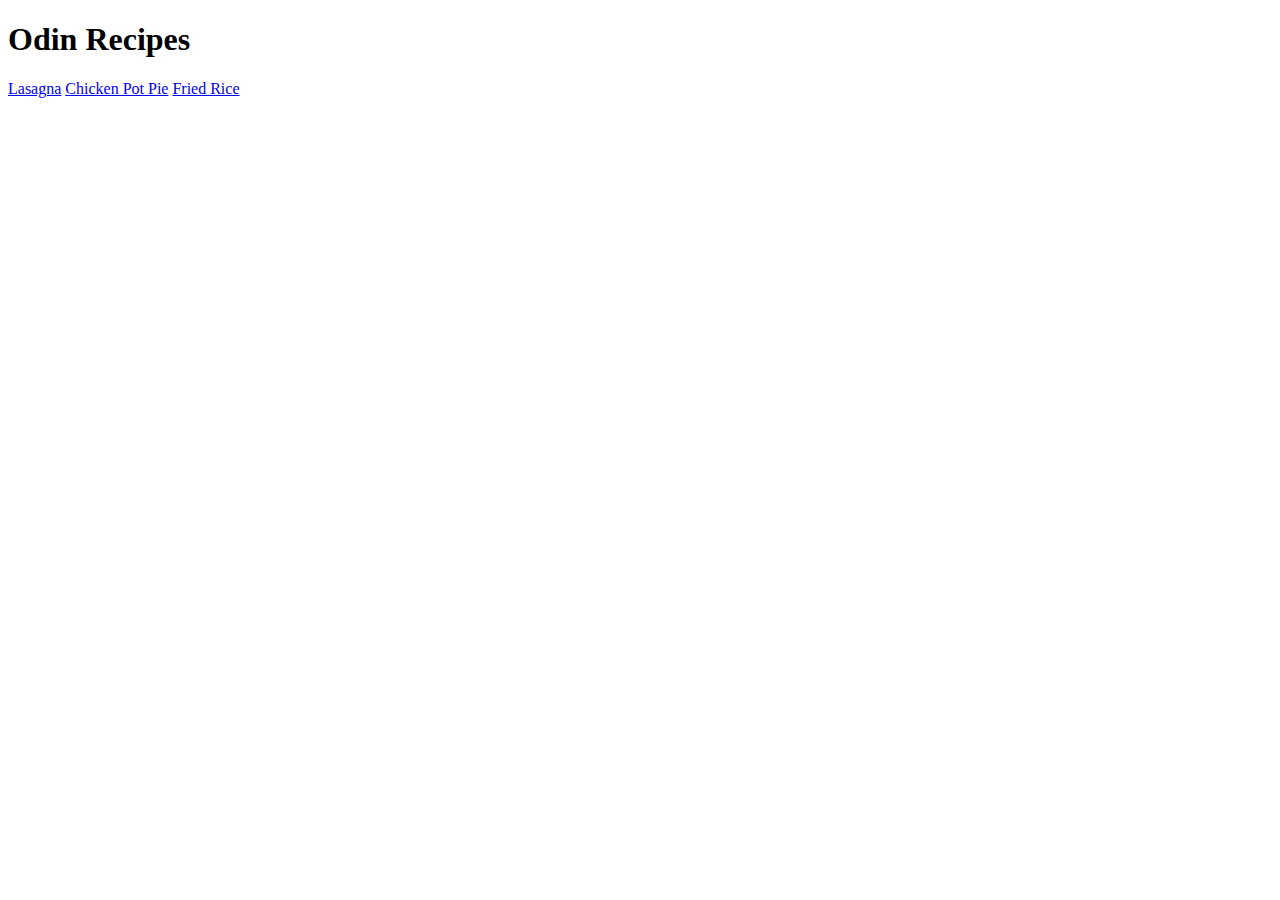
<file: index.html>
<!DOCTYPE html>
<html lang="en">
    <head>
        <meta charset="UTF-8">
        <title>Odin Recipes</title>
        <link rel="stylesheet" href="styles.css">
    </head>
    <body>
        <h1>Odin Recipes</h1>
        <a href="./recipes/lasagna.html">Lasagna</a>
        <a href="./recipes/chickenpotpie.html">Chicken Pot Pie</a>
        <a href="./recipes/friedrice.html">Fried Rice</a>
    </body>
</html>
</file>
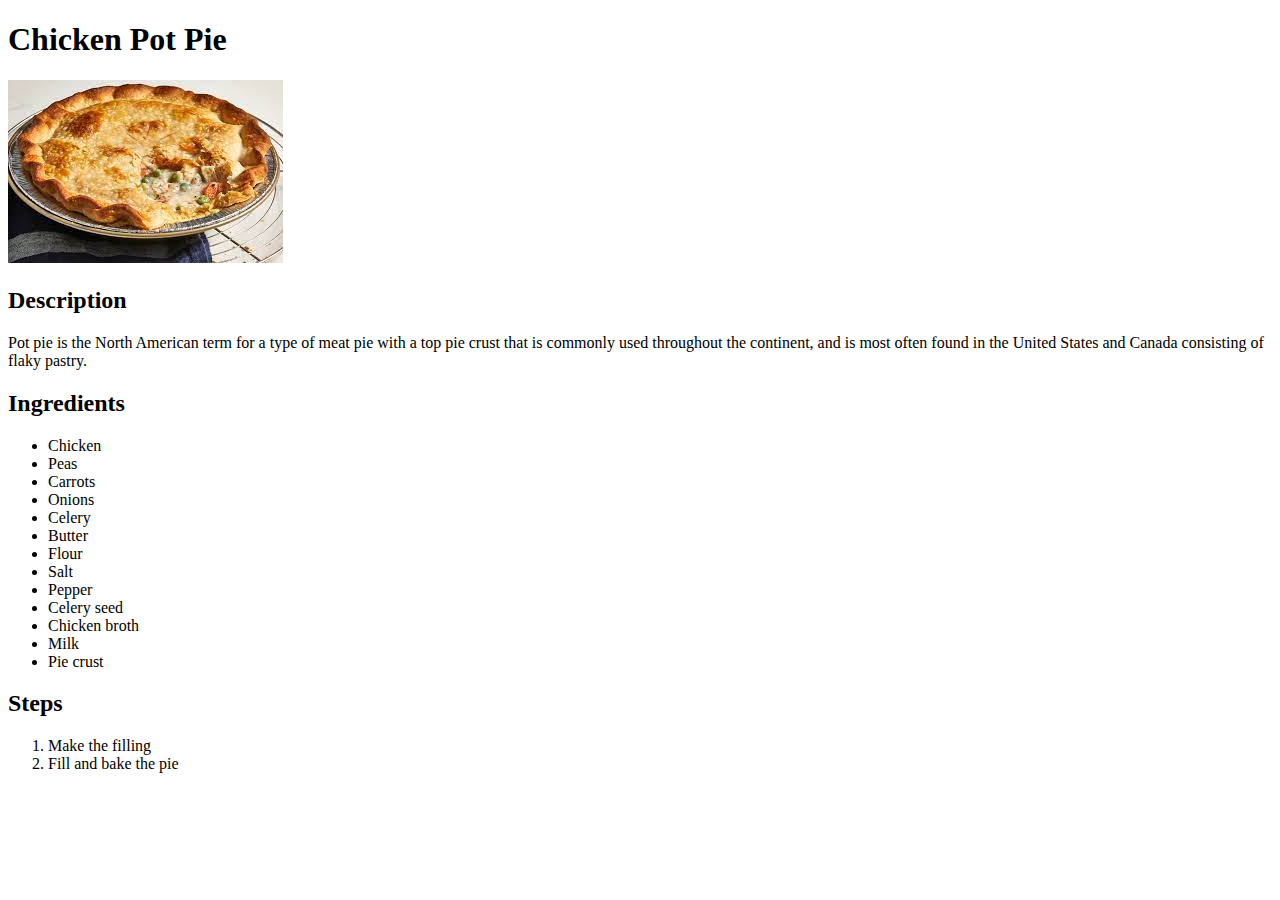
<file: recipes/chickenpotpie.html>
<!DOCTYPE html>
<html lang="en">
    <head>
        <meta charset="UTF-8">
        <title>Chicken Pot Pie Recipe</title>
    </head>
    <body>
        <h1>Chicken Pot Pie</h1>
        <img src="./images/chickenpotpie.jpeg" alt="Image of chicken pot pie">
        <h2>Description</h2>
        <p>Pot pie is the North American term for a type of meat pie with a 
            top pie crust that is commonly used throughout the continent, 
            and is most often found in the United States and Canada consisting 
            of flaky pastry.
        </p>
        <h2>Ingredients</h2>
        <ul>
            <li>Chicken</li>
            <li>Peas</li>
            <li>Carrots</li>
            <li>Onions</li>
            <li>Celery</li>
            <li>Butter</li>
            <li>Flour</li>
            <li>Salt</li>
            <li>Pepper</li>
            <li>Celery seed</li>
            <li>Chicken broth</li>
            <li>Milk</li>
            <li>Pie crust</li>
        </ul>
        <h2>Steps</h2>
        <ol>
            <li>Make the filling</li>
            <li>Fill and bake the pie</li>
        </ol>
    </body>
</html>
</file>
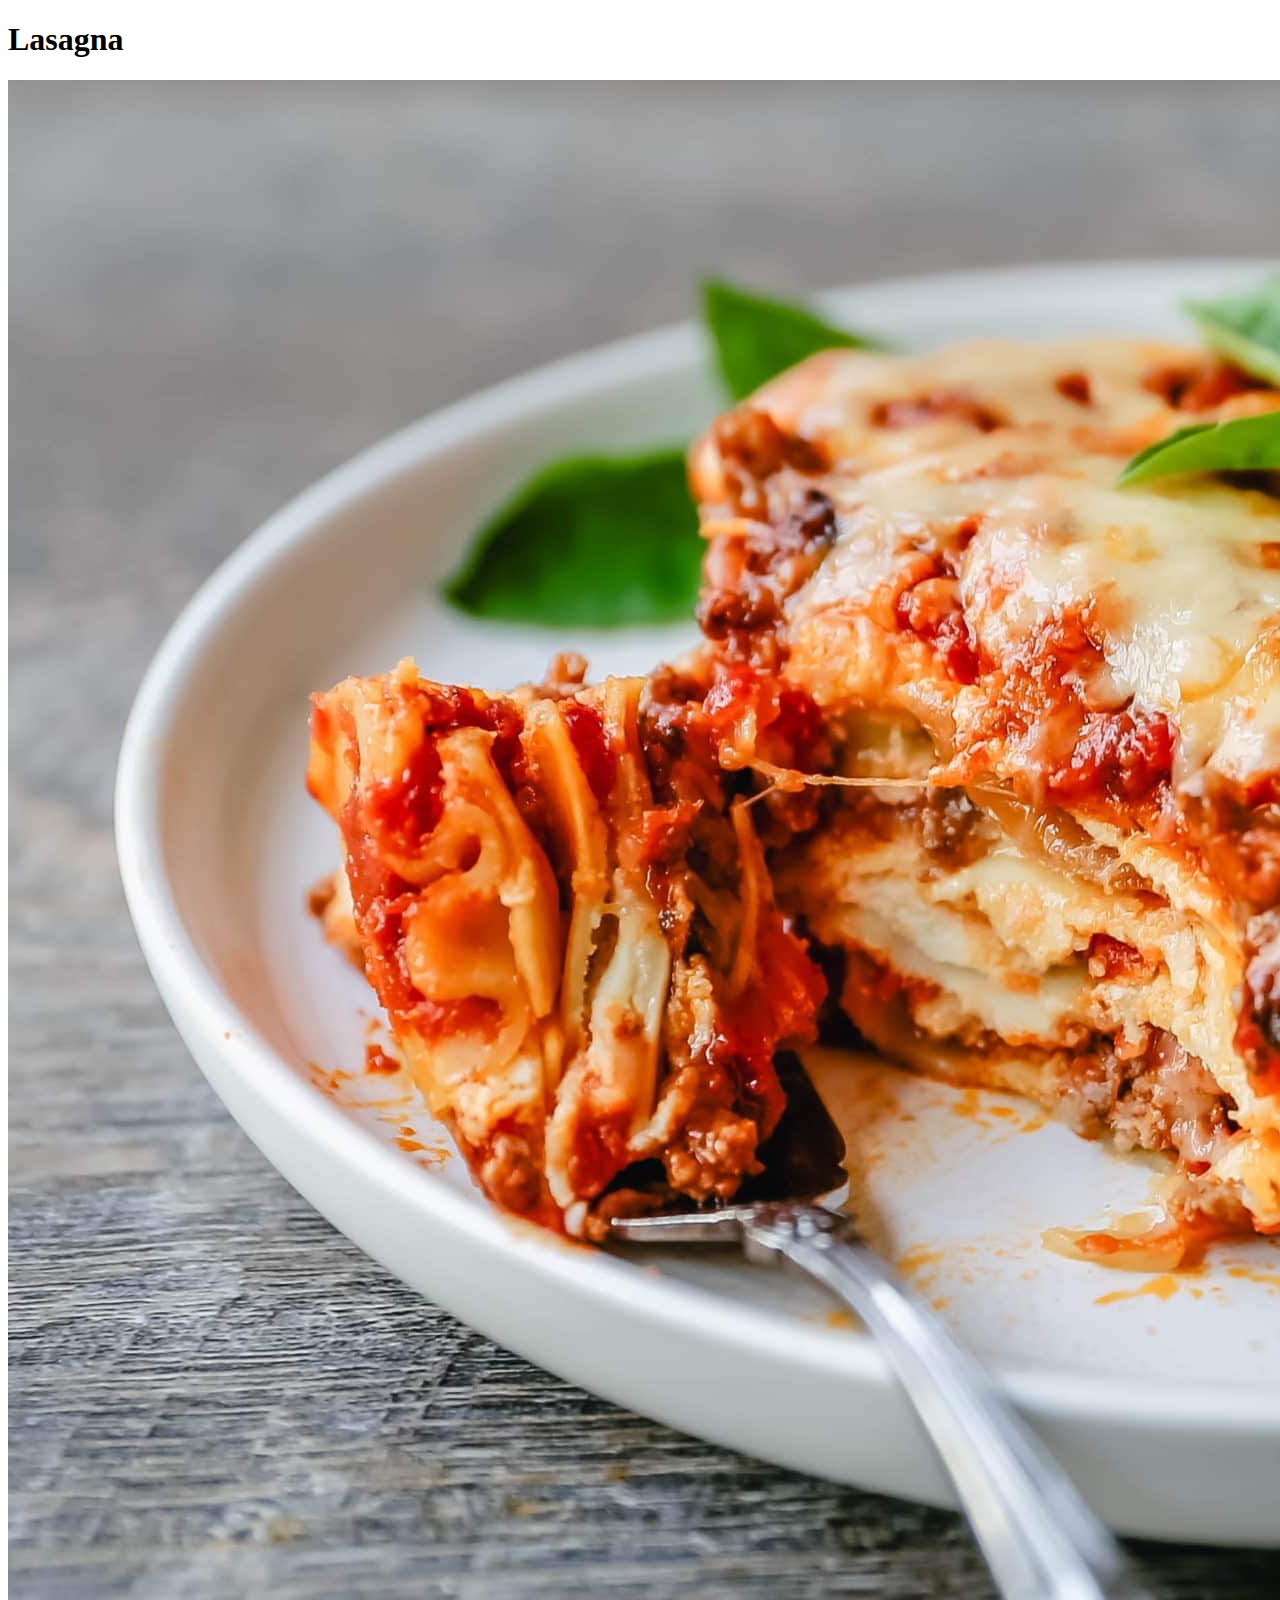
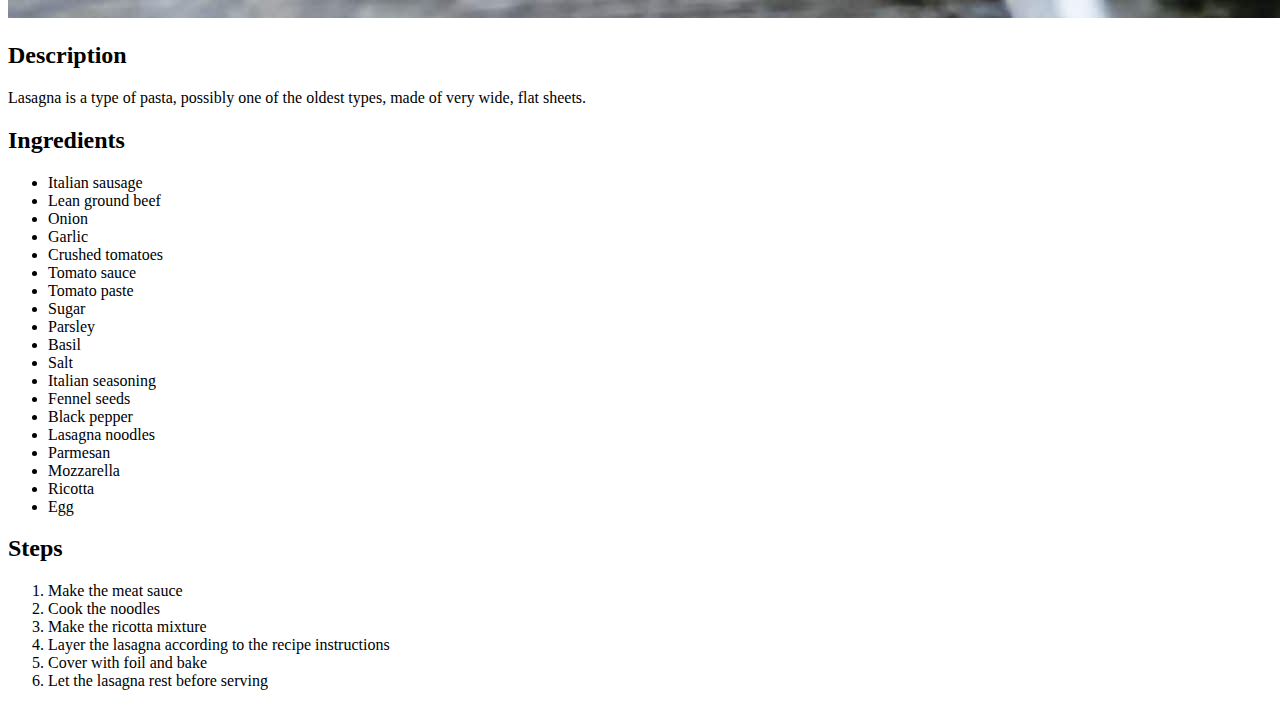
<file: recipes/lasagna.html>
<!DOCTYPE html>
<html lang="en">
    <head>
        <meta charset="UTF-8">
        <title>Lasagna Recipe</title>
    </head>
    <body>
        <h1>Lasagna</h1>
        <img src="./images/lasagna.jpg" alt="Image of lasagna">
        <h2>Description</h2>
        <p>Lasagna is a type of pasta, possibly one of the oldest types,
            made of very wide, flat sheets.
        </p>
        <h2>Ingredients</h2>
        <ul>
            <li>Italian sausage</li>
            <li>Lean ground beef</li>
            <li>Onion</li>
            <li>Garlic</li>
            <li>Crushed tomatoes</li>
            <li>Tomato sauce</li>
            <li>Tomato paste</li>
            <li>Sugar</li>
            <li>Parsley</li>
            <li>Basil</li>
            <li>Salt</li>
            <li>Italian seasoning</li>
            <li>Fennel seeds</li>
            <li>Black pepper</li>
            <li>Lasagna noodles</li>
            <li>Parmesan</li>
            <li>Mozzarella</li>
            <li>Ricotta</li>
            <li>Egg</li>
        </ul>
        <h2>Steps</h2>
        <ol>
            <li>Make the meat sauce</li>
            <li>Cook the noodles</li>
            <li>Make the ricotta mixture</li>
            <li>Layer the lasagna according to the recipe instructions</li>
            <li>Cover with foil and bake</li>
            <li>Let the lasagna rest before serving</li>
        </ol>
    </body>
</html>
</file>
<file: styles.css>
p {
    color: red;
    font-size: 22px;
    font-weight: 300;
    text-align: center;
}

img {
    height: auto;
    width: 500px;
}
</file>
